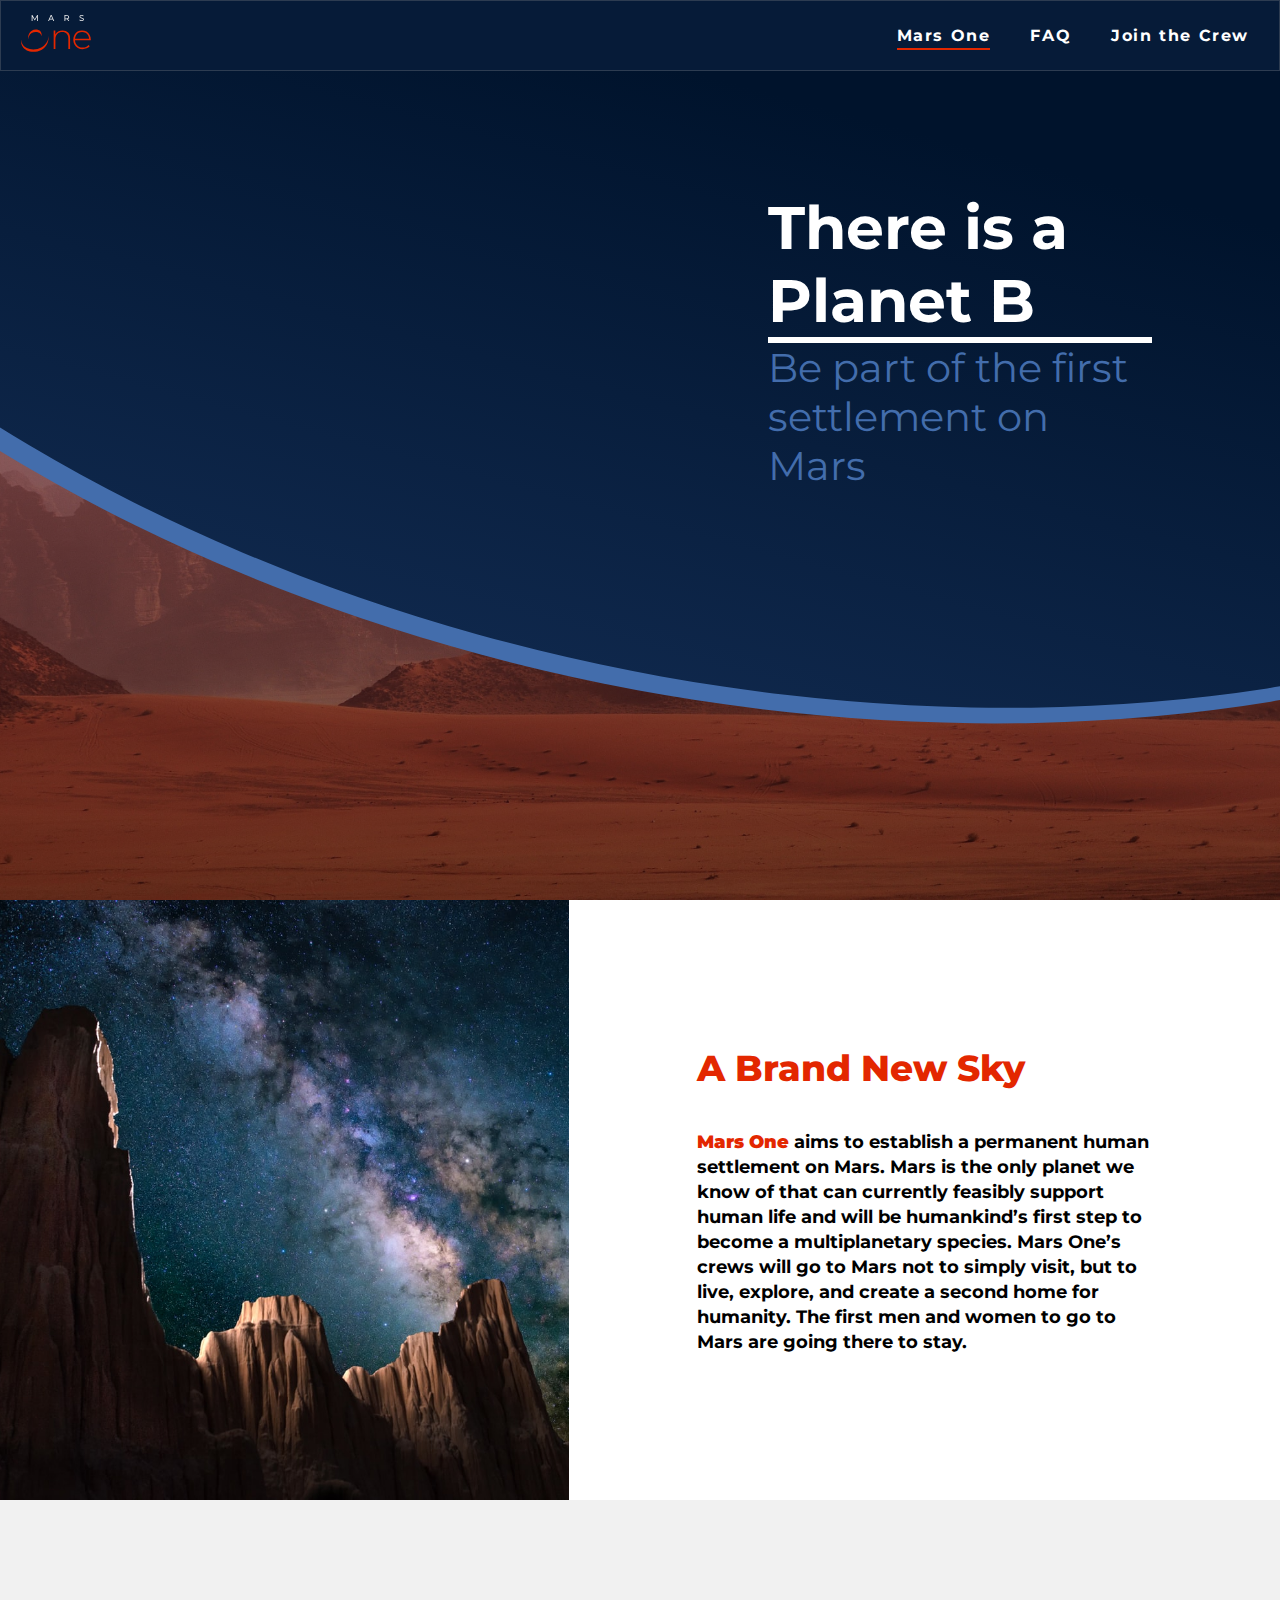
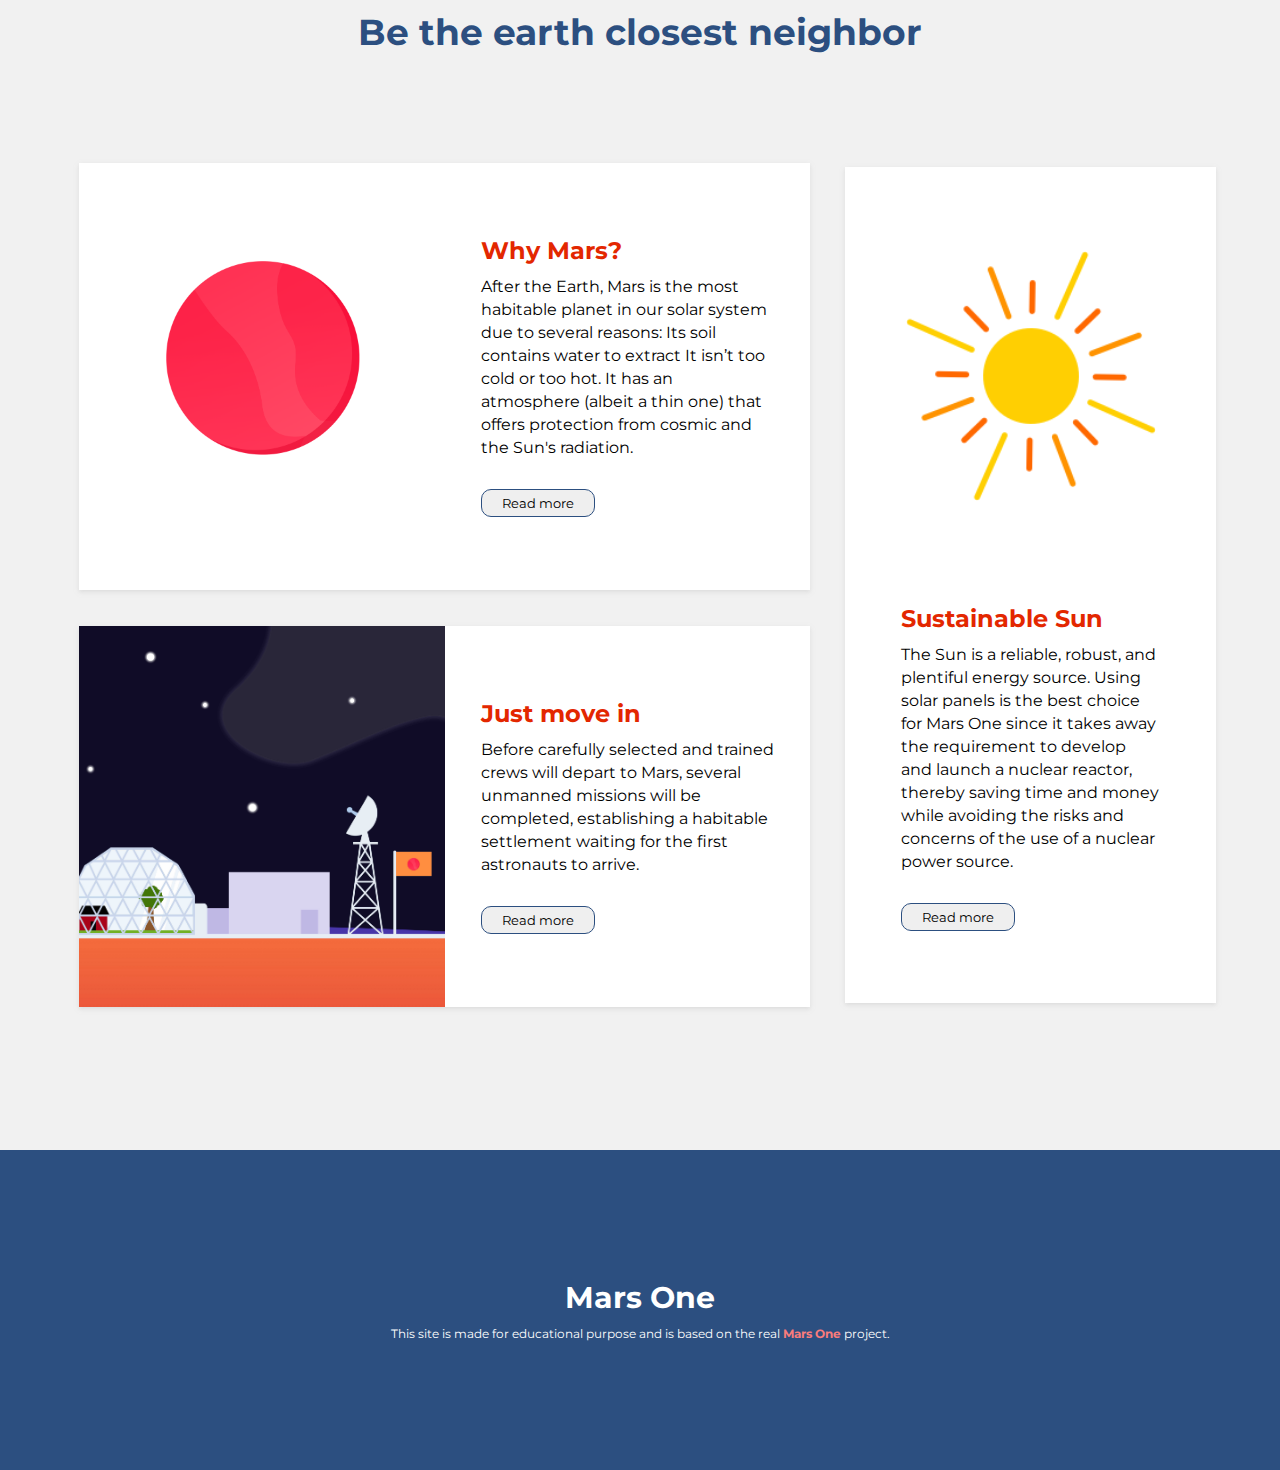
<file: index.html>
<!DOCTYPE html>
<html lang="en">
  <head>
    <meta charset="UTF-8" />
    <meta name="viewport" content="width=device-width, initial-scale=1.0" />
    <meta http-equiv="X-UA-Compatible" content="ie=edge" />
    <link rel="stylesheet" href="./styles/style.css" />
    <title>Mars one</title>
  </head>
  <body>
    <header class="header__home">
      <nav class="top-nav">
        <div class="top-nav__logo-wrapper">
          <img
            src="./images/mars-one-logo-transparent.svg"
            alt="logo"
            class="top-nav__logo"
          />
        </div>
        <ul class="top-nav__menu">
          <li class="top-nav__menu-item">
            <a class="top-nav__link--active" href="index.html">Mars One</a>
          </li>
          <li class="top-nav__menu-item">
            <a class="top-nav__link" href="faq.html">FAQ</a>
          </li>
          <li class="top-nav__menu-item">
            <a class="top-nav__link" href="join.html">Join the Crew</a>
          </li>
        </ul>
      </nav>
      <!-- <div class="header__home-oval"></div> -->

      <div class="header__home-container">
        <h1 class="header__home-title">
          There is a<br />
          Planet B
        </h1>
        <p class="header__home-paragraph">
          Be part of the first settlement on Mars
        </p>
      </div>
    </header>

    <main>
      <section class="top-article">
        <article class="top-article__container">
          <div class="top-article__container-text">
            <h2 class="top-article__container-title">A Brand New Sky</h2>
            <p class="top-article__container-paragraph">
              <strong class="strong-text">Mars One</strong> aims to establish a
              permanent human settlement on Mars. Mars is the only planet we
              know of that can currently feasibly support human life and will be
              humankind’s first step to become a multiplanetary species. Mars
              One’s crews will go to Mars not to simply visit, but to live,
              explore, and create a second home for humanity. The first men and
              women to go to Mars are going there to stay.
            </p>
          </div>
          <div class="top-article__img-wrapper">
            <img
              src="./images/index/photo-1511798616182-aab3698ac53e.jpeg"
              alt="sky at night"
              class="top-article__img"
            />
          </div>
        </article>
      </section>

      <section class="about-mars">
        <h2 class="about-mars__title">Be the earth closest neighbor</h2>
        <div class="about-mars-container">
          <article class="about-mars__article1">
            <div class="about-mars__article1-img-wrapper">
              <img
                src="./images/index/planet-red.png"
                alt="red mars"
                class="about-mars__article1-img"
              />
            </div>
            <div class="about-mars__article1-container">
              <h3 class="about-mars__article-title">Why Mars?</h3>
              <p class="about-mars__article-paragraph">
                After the Earth, Mars is the most habitable planet in our solar
                system due to several reasons: Its soil contains water to
                extract It isn’t too cold or too hot. It has an atmosphere
                (albeit a thin one) that offers protection from cosmic and the
                Sun's radiation.
              </p>
              <button class="read-more-btn">Read more</button>
            </div>
          </article>

          <article class="about-mars__article2">
            <div class="about-mars__article2-img-wrapper">
              <img
                src="./images/index/base.jpg"
                alt="a home on mars"
                class="about-mars__article2-img"
              />
            </div>
            <div class="about-mars__article2-container">
              <h3 class="about-mars__article-title">Just move in</h3>
              <p class="about-mars__article-paragraph">
                Before carefully selected and trained crews will depart to Mars,
                several unmanned missions will be completed, establishing a
                habitable settlement waiting for the first astronauts to arrive.
              </p>
              <button class="read-more-btn">Read more</button>
            </div>
          </article>

          <article class="about-mars__article3">
            <div class="about-mars__article3-img-wrapper">
              <img
                src="./images/index/solar.png"
                alt="the sun"
                class="about-mars__article3-img"
              />
            </div>
            <div class="about-mars__article3-container">
              <h3 class="about-mars__article-title">Sustainable Sun</h3>
              <p class="about-mars__article-paragraph">
                The Sun is a reliable, robust, and plentiful energy source.
                Using solar panels is the best choice for Mars One since it
                takes away the requirement to develop and launch a nuclear
                reactor, thereby saving time and money while avoiding the risks
                and concerns of the use of a nuclear power source.
              </p>
              <button class="read-more-btn">Read more</button>
            </div>
          </article>
        </div>
      </section>
    </main>

    <footer class="footer">
      <div class="footer-container">
        <h4 class="footer-head">Mars One</h4>
        <p class="footer-paragraph">
          This site is made for educational purpose and is based on the real
          <strong class="strong-text-2">Mars One</strong> project.
        </p>
      </div>
    </footer>
  </body>
</html>
</file>
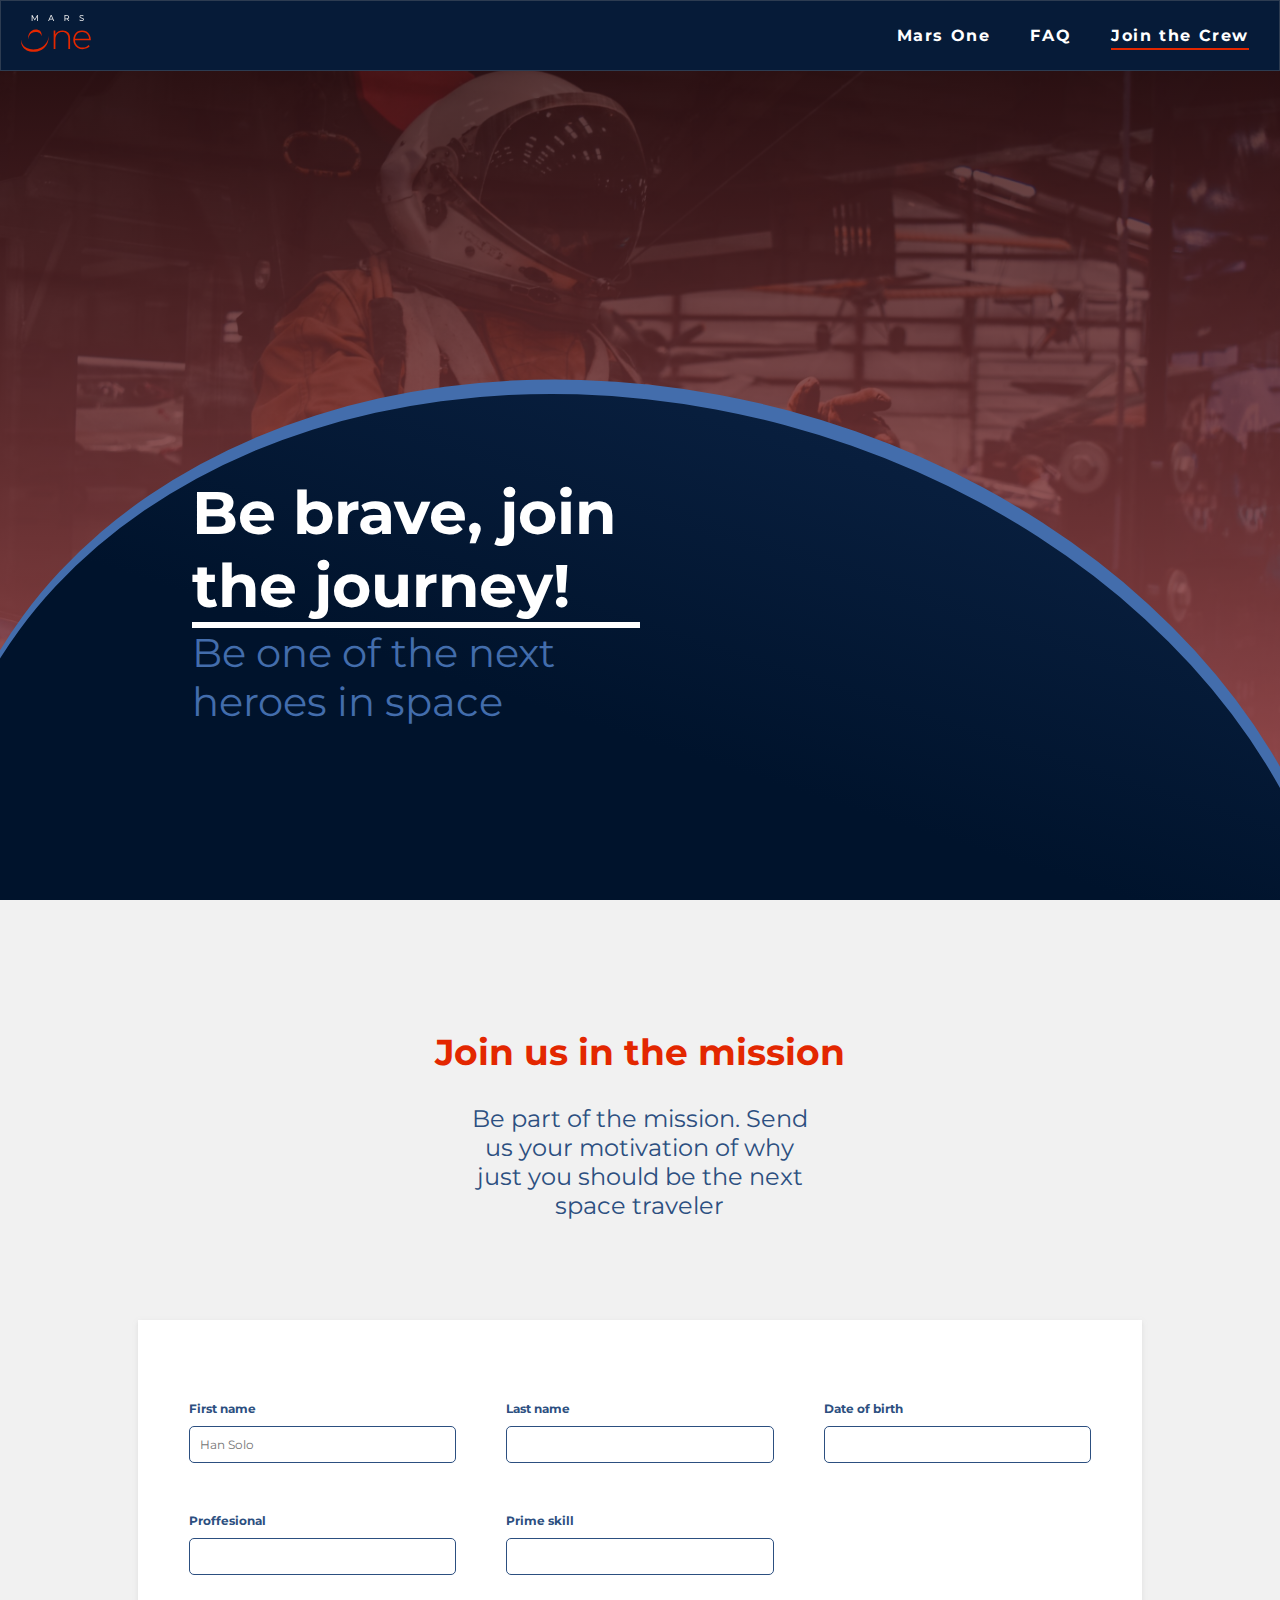
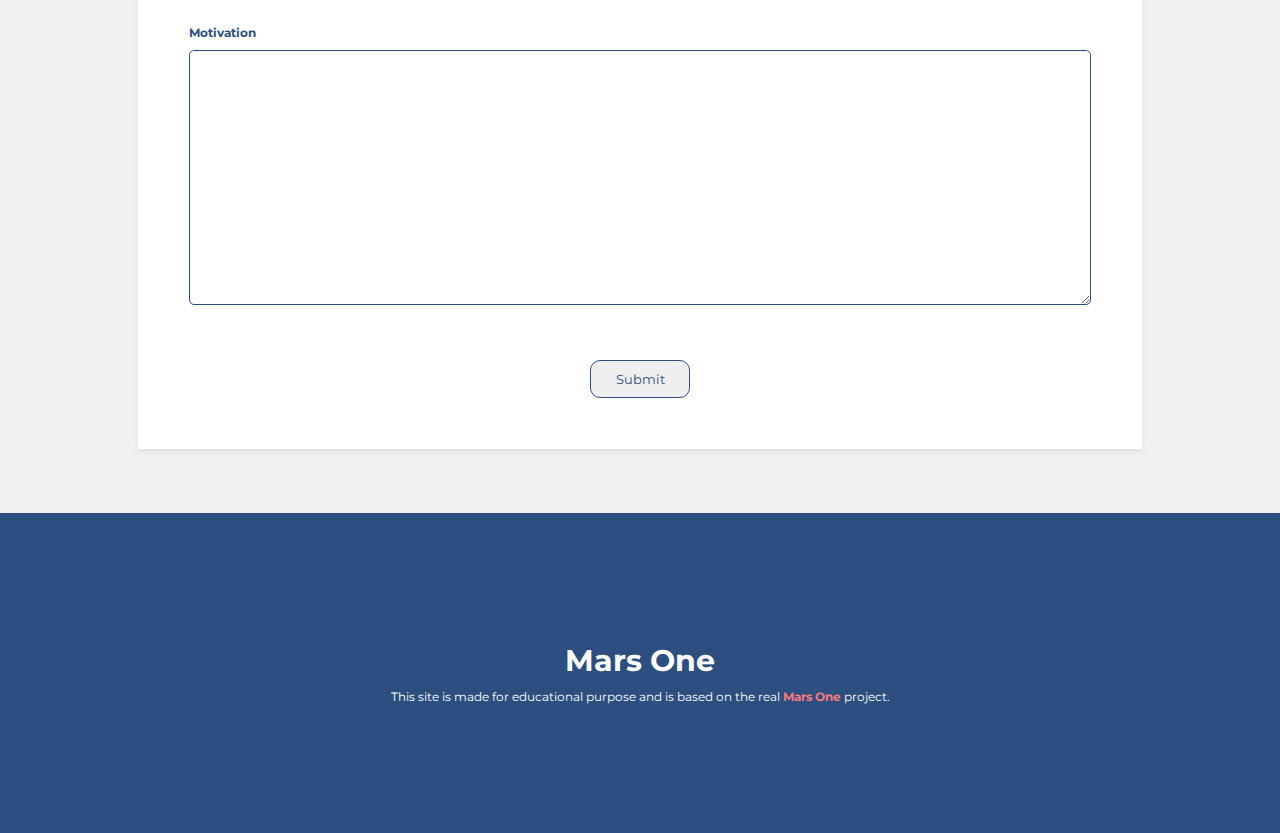
<file: join.html>
<!DOCTYPE html>
<html lang="en">
  <head>
    <meta charset="UTF-8" />
    <meta name="viewport" content="width=device-width, initial-scale=1.0" />
    <meta http-equiv="X-UA-Compatible" content="ie=edge" />
    <link rel="stylesheet" href="./styles/style.css" />
    <title>Join</title>
  </head>

  <body>
    <header class="header__join">
      <nav class="top-nav">
        <div class="top-nav__logo-wrapper">
          <img
            src="./images/mars-one-logo-transparent.svg"
            alt="logo"
            class="top-nav__logo"
          />
        </div>
        <ul class="top-nav__menu">
          <li class="top-nav__menu-item">
            <a class="top-nav__link" href="index.html">Mars One</a>
          </li>
          <li class="top-nav__menu-item">
            <a class="top-nav__link" href="faq.html">FAQ</a>
          </li>
          <li class="top-nav__menu-item">
            <a class="top-nav__link--active" href="join.html">Join the Crew</a>
          </li>
        </ul>
      </nav>

      <div class="header__join-container">
        <h1 class="header__join-title">Be brave, join the journey!</h1>
        <p class="header__join-paragraph">
          Be one of the next heroes in space
        </p>
      </div>
    </header>

    <main>
      <section class="join-section">
        <div class="join-section__container">
          <h2 class="join-section__title">Join us in the mission</h2>
          <p class="join-section__paragraph">
            Be part of the mission. Send us your motivation of why just you
            should be the next space traveler
          </p>
        </div>

        <div class="join__form-container">
          <form
            action="https://formspree.io/mqkkdakr"
            class="join-form"
            method="POST"
          >
            <label for="firstname" class="label label-firstname"
              >First name<br />
              <input
                type="text"
                name="first name"
                id="firstname"
                placeholder="Han Solo"
                required
            /></label>

            <label for="lastname" class="label label-lastname"
              >Last name
              <br />
              <input type="text" name="last name" id="lastname" required
            /></label>
            <label for="dateofbirth" class="label label-date"
              >Date of birth<br />
              <input type="text" name=" date of birth" id="dateofbirth" required
            /></label>
            <label for="professional" class="label label-professional"
              >Proffesional<br />
              <input type="text" name="professional" id="professional" required
            /></label>
            <label for="skill" class="label label-skill"
              >Prime skill<br />
              <input type="text" name="prime skill" id="skill" required
            /></label>
            <label for="motivation" class="label label-motivation"
              >Motivation<br />
              <textarea
                name="text message"
                id="motivation"
                cols="30"
                rows="15"
                required
              ></textarea
            ></label>
            <button type="submit" class="join-form__btn">Submit</button>
          </form>
        </div>
      </section>
    </main>

    <footer class="footer">
      <div class="footer-container">
        <h4 class="footer-head">Mars One</h4>
        <p class="footer-paragraph">
          This site is made for educational purpose and is based on the real
          <strong class="strong-text-2">Mars One</strong> project.
        </p>
      </div>
    </footer>
  </body>
</html>
</file>
<file: styles/style.css>
@import url("https://fonts.googleapis.com/css?family=Montserrat:500,700,800&display=swap");
* {
  -webkit-box-sizing: border-box;
          box-sizing: border-box;
  margin: 0;
  padding: 0;
  font-family: "Montserrat", sans-serif;
}

main {
  width: 100vw;
}

.footer {
  min-height: 200px;
  width: 100vw;
  background: #2c4f80;
  display: -webkit-box;
  display: -ms-flexbox;
  display: flex;
  -webkit-box-orient: vertical;
  -webkit-box-direction: normal;
      -ms-flex-direction: column;
          flex-direction: column;
  -webkit-box-pack: center;
      -ms-flex-pack: center;
          justify-content: center;
  text-align: center;
  -webkit-transition: linear 200ms;
  transition: linear 200ms;
}

@media (min-width: 1000px) {
  .footer {
    min-height: 320px;
  }
}

.footer-container {
  padding: 0% 5% 0% 5%;
}

.footer-head {
  font-size: 20px;
  color: #ffffff;
  padding-bottom: 10px;
  font-weight: 700;
}

@media (min-width: 700px) {
  .footer-head {
    font-size: 30px;
  }
}

.footer-paragraph {
  font-size: 10px;
  color: #ffffff;
}

@media (min-width: 700px) {
  .footer-paragraph {
    font-size: 12px;
  }
}

.strong-text-2 {
  color: #f97c7c;
}

.top-nav {
  min-width: 100vw;
  display: -webkit-box;
  display: -ms-flexbox;
  display: flex;
  -webkit-box-orient: vertical;
  -webkit-box-direction: normal;
      -ms-flex-direction: column;
          flex-direction: column;
  background: #061b38;
  -webkit-box-align: center;
      -ms-flex-align: center;
          align-items: center;
  padding: 20px 0;
  border: 1px solid #97979746;
  z-index: 10;
  -webkit-transition: linear 500ms;
  transition: linear 500ms;
}

@media (min-width: 700px) {
  .top-nav {
    -webkit-box-orient: horizontal;
    -webkit-box-direction: normal;
        -ms-flex-flow: row;
            flex-flow: row;
    padding: 10px;
  }
}

.top-nav__logo-wrapper {
  max-width: 100%;
  max-height: 100%;
  padding-bottom: 10px;
  -webkit-transition: linear 500ms;
  transition: linear 500ms;
}

@media (min-width: 700px) {
  .top-nav__logo-wrapper {
    margin-right: auto;
    margin-left: 10px;
    padding: 0;
  }
}

.top-nav__logo {
  width: 70px;
  height: 45px;
  -o-object-fit: contain;
     object-fit: contain;
}

.top-nav__menu {
  display: -webkit-box;
  display: -ms-flexbox;
  display: flex;
  list-style: none;
}

.top-nav__link {
  text-decoration: none;
  margin: 10px;
  text-align: center;
  color: #ffffff;
  font-weight: bold;
  font-size: 14px;
  letter-spacing: 0.1em;
}

@media (min-width: 700px) {
  .top-nav__link {
    margin: 20px;
    font-size: 16px;
  }
}

.top-nav__link--active {
  text-decoration: none;
  border-bottom: 2px solid #e32700;
  padding: 0;
  margin: 10px;
  color: #ffffff;
  font-weight: bold;
  font-size: 14px;
  letter-spacing: 0.1em;
  padding-bottom: 3px;
}

@media (min-width: 700px) {
  .top-nav__link--active {
    font-size: 16px;
    margin: 20px;
  }
}

.header__home {
  display: -webkit-box;
  display: -ms-flexbox;
  display: flex;
  -webkit-box-orient: vertical;
  -webkit-box-direction: normal;
      -ms-flex-direction: column;
          flex-direction: column;
  background-image: -webkit-gradient(linear, left top, left bottom, from(#c15555af), to(#2402027c)), url("../images/index/hero-1.jpg");
  background-image: linear-gradient(to bottom, #c15555af, #2402027c), url("../images/index/hero-1.jpg");
  min-width: 100vw;
  min-height: 100vh;
  background-size: cover;
  background-repeat: no-repeat;
  background-position: center;
  position: relative;
  overflow: hidden;
}

.header__home::before, .header__home::after {
  content: "";
  display: block;
  height: 200vh;
  width: 200vw;
  background-image: linear-gradient(183deg, #00132c 61%, rgba(13, 37, 73, 0.9));
  -webkit-clip-path: ellipse(50% 45% at 50% 50%);
          clip-path: ellipse(50% 45% at 50% 50%);
  -webkit-transform: rotate(12deg);
          transform: rotate(12deg);
  position: absolute;
  bottom: 10vw;
  left: -40vw;
  -webkit-transition: linear 300ms;
  transition: linear 300ms;
}

.header__home::before {
  -webkit-transform: rotate(11.5deg) translateY(18px);
          transform: rotate(11.5deg) translateY(18px);
  background: #436dac;
  position: absolute;
}

.header__home-container {
  width: 100%;
  padding: 0 10% 0 15%;
  margin-top: 120px;
  z-index: 10;
  -webkit-transition: linear 500ms;
  transition: linear 500ms;
}

@media (min-width: 500px) {
  .header__home-container {
    padding: 0 15% 0 45%;
  }
}

@media (min-width: 1000px) {
  .header__home-container {
    padding: 0 10% 0 60%;
  }
}

.header__home-title {
  border-bottom: 6px solid #ffffff;
  font-size: 40px;
  color: #ffffff;
  -webkit-transition: linear 500ms;
  transition: linear 500ms;
}

@media (min-width: 700px) {
  .header__home-title {
    font-size: 50px;
  }
}

@media (min-width: 1200px) {
  .header__home-title {
    font-size: 60px;
  }
}

.header__home-paragraph {
  font-size: 20px;
  color: #436dac;
  -webkit-transition: linear 500ms;
  transition: linear 500ms;
}

@media (min-width: 700px) {
  .header__home-paragraph {
    font-size: 30px;
  }
}

@media (min-width: 1200px) {
  .header__home-paragraph {
    font-size: 40px;
  }
}

.top-article {
  max-width: 100vw;
}

.top-article__container {
  display: -webkit-box;
  display: -ms-flexbox;
  display: flex;
  -webkit-box-orient: vertical;
  -webkit-box-direction: normal;
      -ms-flex-direction: column;
          flex-direction: column;
  -ms-flex-wrap: wrap-reverse;
      flex-wrap: wrap-reverse;
  -webkit-transition: linear 500ms;
  transition: linear 500ms;
}

@media (min-width: 1200px) {
  .top-article__container {
    -webkit-box-orient: horizontal;
    -webkit-box-direction: reverse;
        -ms-flex-flow: row-reverse;
            flex-flow: row-reverse;
  }
}

.top-article__container-text {
  padding: 15% 10%;
  -webkit-transition: linear 500ms;
  transition: linear 500ms;
}

@media (min-width: 700px) {
  .top-article__container-text {
    padding: 15% 10% 15% 10%;
  }
}

@media (min-width: 1000px) {
  .top-article__container-text {
    width: 100%;
    padding: 10%;
    -ms-flex-item-align: center;
        -ms-grid-row-align: center;
        align-self: center;
  }
}

.top-article__container-title {
  font-size: 26px;
  margin-bottom: 40px;
  font-weight: 800;
  color: #e32700;
}

@media (min-width: 700px) {
  .top-article__container-title {
    font-size: 36px;
  }
}

.top-article__container-paragraph {
  font-size: 16px;
  font-weight: 700;
  line-height: 25px;
}

@media (min-width: 700px) {
  .top-article__container-paragraph {
    font-size: 18px;
  }
}

.top-article__img {
  display: block;
  -o-object-fit: cover;
     object-fit: cover;
  height: 100%;
  width: 100%;
  max-width: 100%;
  max-height: 100%;
  position: absolute;
}

.top-article__img-wrapper {
  width: 100%;
  height: 100%;
  position: relative;
  min-height: 350px;
  -webkit-transition: linear 500ms;
  transition: linear 500ms;
}

@media (min-width: 700px) {
  .top-article__img-wrapper {
    min-height: 600px;
  }
}

@media (min-width: 2000px) {
  .top-article__img-wrapper {
    min-height: 1000px;
  }
}

.strong-text {
  color: #e32700;
}

.about-mars {
  background: #f1f1f1;
}

.about-mars__title {
  text-align: center;
  font-size: 26px;
  padding: 60px 0 30px 0;
  color: #2c4f80;
  -webkit-transition: linear 500ms;
  transition: linear 500ms;
}

@media (min-width: 700px) {
  .about-mars__title {
    font-size: 36px;
    padding-top: 110px;
  }
}

.about-mars-container {
  display: -ms-grid;
  display: grid;
  -ms-grid-columns: 1fr;
      grid-template-columns: 1fr;
  grid-auto-flow: row;
  grid-gap: 20px;
  -webkit-transition: linear 500ms;
  transition: linear 500ms;
}

@media (min-width: 700px) {
  .about-mars-container {
    padding: 10% 0% 10% 0%;
  }
}

@media (min-width: 1000px) {
  .about-mars-container {
    -ms-grid-columns: (1fr)[3];
        grid-template-columns: repeat(3, 1fr);
    padding: 5% 5% 10% 5%;
  }
}

.about-mars__article-title {
  padding-bottom: 10px;
  font-size: 20px;
  color: #e32700;
}

@media (min-width: 700px) {
  .about-mars__article-title {
    font-size: 24px;
  }
}

.about-mars__article-paragraph {
  padding-bottom: 30px;
  font-size: 15px;
  line-height: 23px;
}

@media (min-width: 700px) {
  .about-mars__article-paragraph {
    font-size: 16px;
  }
}

.about-mars__article1 {
  background: #ffffff;
  display: -ms-grid;
  display: grid;
  grid-auto-flow: row;
  margin: 5% 5% 0% 5%;
  -webkit-box-shadow: 0 2px 4px 0 rgba(201, 201, 201, 0.5);
          box-shadow: 0 2px 4px 0 rgba(201, 201, 201, 0.5);
  -webkit-transition: linear 500ms;
  transition: linear 500ms;
}

@media (min-width: 700px) {
  .about-mars__article1 {
    grid-auto-flow: column;
    -ms-grid-columns: (minmax(100px, 1fr))[auto-fit];
        grid-template-columns: repeat(auto-fit, minmax(100px, 1fr));
    margin: 2% 2% 0% 2%;
  }
}

@media (min-width: 1000px) {
  .about-mars__article1 {
    grid-column: span 2;
  }
}

.about-mars__article1-img {
  display: block;
  -o-object-fit: cover;
     object-fit: cover;
  height: 100%;
  width: 100%;
  max-width: 100%;
  max-height: 100%;
  position: absolute;
  padding: 10%;
}

.about-mars__article1-img-wrapper {
  position: relative;
  min-height: 250px;
  min-width: 250px;
  place-self: center;
  margin: 10% 0;
}

@media (min-width: 700px) {
  .about-mars__article1-img-wrapper {
    margin-top: 0%;
  }
}

.about-mars__article1-container {
  padding: 5% 10% 10% 10%;
  -webkit-transition: linear 500ms;
  transition: linear 500ms;
}

@media (min-width: 700px) {
  .about-mars__article1-container {
    padding: 15% 10% 15% 10%;
  }
}

@media (min-width: 1000px) {
  .about-mars__article1-container {
    padding: 20% 10% 20% 10%;
  }
}

.about-mars__article2 {
  background: #ffffff;
  display: -ms-grid;
  display: grid;
  grid-auto-flow: row;
  margin: 5% 5% 0% 5%;
  -webkit-box-shadow: 0 2px 4px 0 rgba(201, 201, 201, 0.5);
          box-shadow: 0 2px 4px 0 rgba(201, 201, 201, 0.5);
  -webkit-transition: linear 500ms;
  transition: linear 500ms;
}

@media (min-width: 700px) {
  .about-mars__article2 {
    grid-auto-flow: column;
    -ms-grid-columns: (minmax(100px, 1fr))[auto-fit];
        grid-template-columns: repeat(auto-fit, minmax(100px, 1fr));
    margin: 2% 2% 0% 2%;
  }
}

@media (min-width: 1000px) {
  .about-mars__article2 {
    grid-column: span 2;
    margin-bottom: 2%;
  }
}

.about-mars__article2-img {
  display: block;
  -o-object-fit: cover;
     object-fit: cover;
  height: 100%;
  width: 100%;
  max-width: 100%;
  max-height: 100%;
  position: absolute;
}

.about-mars__article2-img-wrapper {
  min-width: 300px;
  min-height: 300px;
  position: relative;
}

.about-mars__article2-container {
  padding: 5% 10% 10% 10%;
  -webkit-transition: linear 500ms;
  transition: linear 500ms;
}

@media (min-width: 700px) {
  .about-mars__article2-container {
    padding: 20% 5% 20% 10%;
  }
}

.about-mars__article3 {
  background: #ffffff;
  display: -ms-grid;
  display: grid;
  grid-auto-flow: row;
  margin: 5% 5% 10% 5%;
  -webkit-box-shadow: 0 2px 4px 0 rgba(201, 201, 201, 0.5);
          box-shadow: 0 2px 4px 0 rgba(201, 201, 201, 0.5);
  -webkit-transition: linear 500ms;
  transition: linear 500ms;
}

@media (min-width: 700px) {
  .about-mars__article3 {
    grid-auto-flow: column;
    -ms-grid-columns: (minmax(100px, 1fr))[auto-fit];
        grid-template-columns: repeat(auto-fit, minmax(100px, 1fr));
    margin: 2% 2% 5% 2%;
  }
}

@media (min-width: 1000px) {
  .about-mars__article3 {
    -ms-grid-column: 3;
    grid-column: 3;
    -ms-grid-row: 1;
    -ms-grid-row-span: 2;
    grid-row: 1 / span 2;
    -ms-grid-rows: (minmax(100px, 1fr))[auto-fit];
        grid-template-rows: repeat(auto-fit, minmax(100px, 1fr));
    margin: 5% 0% 5% 0%;
  }
}

.about-mars__article3-img {
  display: block;
  -o-object-fit: cover;
     object-fit: cover;
  height: 100%;
  width: 100%;
  max-width: 100%;
  max-height: 100%;
  position: absolute;
}

.about-mars__article3-img-wrapper {
  position: relative;
  min-height: 250px;
  min-width: 250px;
  place-self: center;
  margin: 10% 0;
}

@media (min-width: 700px) {
  .about-mars__article3-img-wrapper {
    margin: 0;
  }
}

.about-mars__article3-container {
  padding: 5% 10% 10% 10%;
  -webkit-transition: linear 500ms;
  transition: linear 500ms;
}

@media (min-width: 700px) {
  .about-mars__article3-container {
    padding: 15% 10% 15% 10%;
  }
}

@media (min-width: 1000px) {
  .about-mars__article3-container {
    padding: 5% 15% 5% 15%;
  }
}

.read-more-btn, .questions__read-more-btn, .join-form__btn {
  padding: 5px 20px 5px 20px;
  border-radius: 10px;
  border: solid 1px #2c4f80;
}

.header__faq {
  display: -webkit-box;
  display: -ms-flexbox;
  display: flex;
  -webkit-box-orient: vertical;
  -webkit-box-direction: normal;
      -ms-flex-direction: column;
          flex-direction: column;
  background-image: -webkit-gradient(linear, left top, left bottom, color-stop(1%, #c15555aa), to(#240202ad)), url("../images/faq/hero-2.jpg");
  background-image: linear-gradient(to bottom, #c15555aa 1%, #240202ad), url("../images/faq/hero-2.jpg");
  min-width: 100vw;
  min-height: 100vh;
  background-size: cover;
  background-repeat: no-repeat;
  background-position: center;
  position: relative;
  overflow: hidden;
}

.header__faq::before, .header__faq::after {
  content: "";
  display: block;
  height: 200vh;
  width: 200vw;
  background-image: linear-gradient(183deg, #00132c 61%, rgba(13, 37, 73, 0.9));
  -webkit-clip-path: ellipse(50% 45% at 50% 50%);
          clip-path: ellipse(50% 45% at 50% 50%);
  -webkit-transform: rotate(12deg);
          transform: rotate(12deg);
  position: absolute;
  bottom: 10vw;
  left: -40vw;
  -webkit-transition: linear 300ms;
  transition: linear 300ms;
}

.header__faq::before {
  -webkit-transform: rotate(11.5deg) translateY(18px);
          transform: rotate(11.5deg) translateY(18px);
  background: #436dac;
  position: absolute;
}

.header__faq-container {
  width: 100%;
  padding: 0 10% 0 15%;
  margin-top: 120px;
  z-index: 10;
  -webkit-transition: linear 500ms;
  transition: linear 500ms;
}

@media (min-width: 500px) {
  .header__faq-container {
    padding: 0 15% 0 45%;
  }
}

@media (min-width: 1000px) {
  .header__faq-container {
    padding: 0 10% 0 55%;
    margin-top: 150px;
  }
}

.header__faq-title {
  border-bottom: 6px solid #ffffff;
  font-size: 40px;
  color: #ffffff;
  -webkit-transition: linear 500ms;
  transition: linear 500ms;
}

@media (min-width: 700px) {
  .header__faq-title {
    font-size: 50px;
  }
}

@media (min-width: 1200px) {
  .header__faq-title {
    font-size: 60px;
  }
}

.header__faq-paragraph {
  font-size: 20px;
  color: #436dac;
  -webkit-transition: linear 500ms;
  transition: linear 500ms;
}

@media (min-width: 700px) {
  .header__faq-paragraph {
    font-size: 30px;
  }
}

@media (min-width: 1200px) {
  .header__faq-paragraph {
    font-size: 40px;
  }
}

.questions {
  background: #f1f1f1;
}

.questions__title {
  text-align: center;
  font-size: 26px;
  padding: 60px 0 30px 0;
  color: #2c4f80;
  -webkit-transition: linear 500ms;
  transition: linear 500ms;
}

@media (min-width: 700px) {
  .questions__title {
    font-size: 36px;
    padding-top: 80px;
  }
}

@media (min-width: 1000px) {
  .questions__title {
    padding-bottom: 80px;
  }
}

.questions-container {
  display: -ms-grid;
  display: grid;
  -ms-grid-columns: 1fr;
      grid-template-columns: 1fr;
  grid-auto-flow: row;
  grid-gap: 20px;
  -webkit-transition: linear 500ms;
  transition: linear 500ms;
}

@media (min-width: 700px) {
  .questions-container {
    -ms-grid-columns: 1fr 1fr;
        grid-template-columns: 1fr 1fr;
    -ms-grid-rows: (1fr)[2];
        grid-template-rows: repeat(2, 1fr);
  }
}

@media (min-width: 1200px) {
  .questions-container {
    -ms-grid-columns: (1fr)[3];
        grid-template-columns: repeat(3, 1fr);
    grid-gap: 40px;
  }
}

.questions__read-more-btn {
  display: block;
  cursor: pointer;
}

@media (min-width: 700px) {
  .questions__read-more-btn {
    display: none;
  }
}

.questions__article-title {
  padding-top: 30px;
  padding-bottom: 20px;
  font-size: 20px;
  color: #e32700;
  -webkit-transition: linear 500ms;
  transition: linear 500ms;
}

@media (min-width: 700px) {
  .questions__article-title {
    font-size: 24px;
  }
}

.questions__article-paragraph {
  font-size: 15px;
  line-height: 23px;
  -webkit-transition: linear 500ms;
  transition: linear 500ms;
}

@media (min-width: 700px) {
  .questions__article-paragraph {
    font-size: 16px;
  }
}

.questions__article1 {
  background: #ffffff;
  margin: 5% 5% 0% 5%;
  -webkit-box-shadow: 0 2px 4px 0 rgba(201, 201, 201, 0.5);
          box-shadow: 0 2px 4px 0 rgba(201, 201, 201, 0.5);
  -webkit-transition: linear 500ms;
  transition: linear 500ms;
}

@media (min-width: 700px) {
  .questions__article1 {
    grid-column: span 2;
  }
}

@media (min-width: 1200px) {
  .questions__article1 {
    -ms-grid-column: 1;
    grid-column: 1;
    -ms-grid-row: 1;
    -ms-grid-row-span: 2;
    grid-row: 1 / span 2;
    margin: 0;
  }
}

.questions__article1-hide {
  display: none;
}

@media (min-width: 700px) {
  .questions__article1-hide {
    display: block;
  }
}

.questions__article1-container {
  padding: 5% 10% 15% 10%;
  -webkit-transition: linear 500ms;
  transition: linear 500ms;
}

@media (min-width: 1000px) {
  .questions__article1-container {
    padding: 80px 60px 0px 60px;
  }
}

.questions__article2 {
  background: #ffffff;
  margin: 5% 5% 0% 5%;
  -webkit-box-shadow: 0 2px 4px 0 rgba(201, 201, 201, 0.5);
          box-shadow: 0 2px 4px 0 rgba(201, 201, 201, 0.5);
  -webkit-transition: linear 500ms;
  transition: linear 500ms;
}

@media (min-width: 1200px) {
  .questions__article2 {
    -ms-grid-column: 2;
    -ms-grid-column-span: 2;
    grid-column: 2 / span 2;
    margin: 0;
  }
}

.questions__article2-container {
  padding: 5% 10% 15% 10%;
  -webkit-transition: linear 500ms;
  transition: linear 500ms;
}

@media (min-width: 1000px) {
  .questions__article2-container {
    padding: 10%;
  }
}

@media (min-width: 1200px) {
  .questions__article2-container {
    padding: 80px;
  }
}

.questions__article2__list {
  padding: 10% 5%;
  list-style: none;
}

@media (min-width: 700px) {
  .questions__article2__list {
    padding: 5%;
  }
}

.questions__article2__list-item {
  padding: 5px;
  font-weight: bold;
  font-size: 15px;
}

.questions__article2__list-item::before {
  content: "\2022";
  color: red;
  font-weight: bold;
  display: inline-block;
  width: 1em;
  margin-left: -1em;
}

@media (min-width: 700px) {
  .questions__article2__list-item {
    font-size: 16px;
  }
}

.questions__article3 {
  background: #ffffff;
  display: -ms-grid;
  display: grid;
  grid-auto-flow: row;
  -webkit-box-shadow: 0 2px 4px 0 rgba(201, 201, 201, 0.5);
          box-shadow: 0 2px 4px 0 rgba(201, 201, 201, 0.5);
  margin: 5% 5% 15% 5%;
  -webkit-transition: linear 500ms;
  transition: linear 500ms;
}

@media (min-width: 700px) {
  .questions__article3 {
    margin: 5% 5% 0% 5%;
  }
}

@media (min-width: 1200px) {
  .questions__article3 {
    grid-auto-flow: column;
    -ms-grid-columns: minmax(430px, 1fr) 2fr;
        grid-template-columns: minmax(430px, 1fr) 2fr;
    -ms-grid-column: 2;
    -ms-grid-column-span: 2;
    grid-column: 2 / span 2;
    margin: 0;
  }
}

.questions__article3-img {
  display: block;
  -o-object-fit: cover;
     object-fit: cover;
  height: 100%;
  width: 100%;
  max-width: 100%;
  max-height: 100%;
  position: absolute;
  min-height: 300px;
}

@media (min-width: 1200px) {
  .questions__article3-img {
    -ms-grid-column: 2;
    grid-column: 2;
  }
}

.questions__article3-img-wrapper {
  width: 100%;
  height: 100%;
  position: relative;
  min-height: 300px;
  -webkit-transition: linear 500ms;
  transition: linear 500ms;
}

@media (min-width: 1200px) {
  .questions__article3-img-wrapper {
    -ms-grid-column: 2;
    grid-column: 2;
  }
}

.questions__article3-container {
  padding: 5% 10% 15% 10%;
  -webkit-transition: linear 500ms;
  transition: linear 500ms;
}

@media (min-width: 1200px) {
  .questions__article3-container {
    padding: 30% 15% 30% 15%;
  }
}

.questions-travel {
  background: #f1f1f1;
  display: -webkit-box;
  display: -ms-flexbox;
  display: flex;
  -webkit-box-pack: end;
      -ms-flex-pack: end;
          justify-content: flex-end;
  -webkit-box-align: end;
      -ms-flex-align: end;
          align-items: flex-end;
  -webkit-transition: linear 500ms;
  transition: linear 500ms;
}

@media (min-width: 1000px) {
  .questions-travel {
    padding-top: 40px;
  }
}

.questions__article4 {
  width: 100vw;
  background: #ffffff;
  display: -ms-grid;
  display: grid;
  grid-auto-flow: row;
  -webkit-box-shadow: 0 2px 4px 0 rgba(201, 201, 201, 0.5);
          box-shadow: 0 2px 4px 0 rgba(201, 201, 201, 0.5);
  margin: 5% 5% 5% 5%;
  -webkit-transition: linear 500ms;
  transition: linear 500ms;
}

@media (min-width: 1000px) {
  .questions__article4 {
    -ms-grid-columns: 1fr 2fr;
        grid-template-columns: 1fr 2fr;
    margin: 0;
  }
}

.questions__article4-container {
  padding: 5% 10% 15% 10%;
}

.questions__article4-img {
  display: block;
  -o-object-fit: cover;
     object-fit: cover;
  height: 100%;
  width: 100%;
  max-width: 100%;
  max-height: 100%;
  position: absolute;
}

.questions__article4-img-wrapper {
  width: 100%;
  height: 100%;
  position: relative;
  min-height: 290px;
  min-width: 290px;
  background-image: radial-gradient(circle at 50% 39%, #072142, #00132c 101%);
  display: -webkit-box;
  display: -ms-flexbox;
  display: flex;
  -webkit-box-orient: vertical;
  -webkit-box-direction: normal;
      -ms-flex-direction: column;
          flex-direction: column;
  -ms-flex-pack: distribute;
      justify-content: space-around;
  -webkit-box-align: center;
      -ms-flex-align: center;
          align-items: center;
  -webkit-transition: linear 500ms;
  transition: linear 500ms;
}

@media (min-width: 700px) {
  .questions__article4-img-wrapper {
    min-height: 700px;
    min-width: 500px;
  }
}

@media (min-width: 1000px) {
  .questions__article4-img-wrapper {
    min-height: 300px;
    min-width: 300px;
  }
}

.questions__article4-img-wrapper-2 {
  position: relative;
  min-height: 35px;
  min-width: 35px;
  margin-top: -50px;
  -webkit-animation: pulse 1s ease-in-out infinite both;
          animation: pulse 1s ease-in-out infinite both;
}

@media (min-width: 700px) {
  .questions__article4-img-wrapper-2 {
    min-height: 75px;
    min-width: 75px;
  }
}

@media (min-width: 1000px) {
  .questions__article4-img-wrapper-2 {
    min-height: 65px;
    min-width: 65px;
  }
}

.questions__article4-img-wrapper-1 {
  position: relative;
  min-height: 15px;
  min-width: 15px;
  margin-top: -50px;
  -webkit-animation: rotate-planet 10s linear infinite both;
          animation: rotate-planet 10s linear infinite both;
}

@media (min-width: 700px) {
  .questions__article4-img-wrapper-1 {
    min-height: 45px;
    min-width: 45px;
  }
}

@media (min-width: 1000px) {
  .questions__article4-img-wrapper-1 {
    min-height: 35px;
    min-width: 35px;
  }
}

.questions__article4-img-wrapper-3 {
  position: relative;
  min-height: 15px;
  min-width: 15px;
  margin-top: -100px;
  -webkit-animation: rotate-planet 10s linear infinite both;
          animation: rotate-planet 10s linear infinite both;
}

@media (min-width: 700px) {
  .questions__article4-img-wrapper-3 {
    min-height: 45px;
    min-width: 45px;
  }
}

@media (min-width: 1000px) {
  .questions__article4-img-wrapper-3 {
    min-height: 35px;
    min-width: 35px;
  }
}

@-webkit-keyframes pulse {
  0% {
    -webkit-transform: scale(1);
            transform: scale(1);
  }
  50% {
    -webkit-transform: scale(0.9);
            transform: scale(0.9);
  }
  100% {
    -webkit-transform: scale(1);
            transform: scale(1);
  }
}

@keyframes pulse {
  0% {
    -webkit-transform: scale(1);
            transform: scale(1);
  }
  50% {
    -webkit-transform: scale(0.9);
            transform: scale(0.9);
  }
  100% {
    -webkit-transform: scale(1);
            transform: scale(1);
  }
}

@-webkit-keyframes rotate-planet {
  100% {
    -webkit-transform: rotate(360deg);
            transform: rotate(360deg);
  }
}

@keyframes rotate-planet {
  100% {
    -webkit-transform: rotate(360deg);
            transform: rotate(360deg);
  }
}

.header__join {
  display: -webkit-box;
  display: -ms-flexbox;
  display: flex;
  -webkit-box-orient: vertical;
  -webkit-box-direction: normal;
      -ms-flex-direction: column;
          flex-direction: column;
  background-image: -webkit-gradient(linear, left top, left bottom, color-stop(1%, #240202c6), to(#c15555c9)), url("../images/join/hero-3.jpg");
  background-image: linear-gradient(to bottom, #240202c6 1%, #c15555c9), url("../images/join/hero-3.jpg");
  min-width: 100vw;
  min-height: 100vh;
  background-size: cover;
  background-repeat: no-repeat;
  background-position: center;
  position: relative;
  overflow: hidden;
}

.header__join::before, .header__join::after {
  content: "";
  position: absolute;
  display: block;
  width: 200vw;
  height: 200vh;
  background-image: linear-gradient(183deg, #00132c 61%, rgba(13, 37, 73, 0.9));
  -webkit-clip-path: ellipse(28% 31% at 50% 50%);
          clip-path: ellipse(28% 31% at 50% 50%);
  -webkit-transform: rotate(-165deg);
          transform: rotate(-165deg);
  top: 5vw;
  right: -50vw;
  -webkit-transition: linear 400ms;
  transition: linear 400ms;
}

.header__join::before {
  -webkit-transform: rotate(-165deg) translateY(15px);
          transform: rotate(-165deg) translateY(15px);
  background: #436dac;
  position: absolute;
}

.header__join-container {
  width: 100%;
  padding: 0 15% 0 20%;
  margin-top: 40vh;
  margin-left: 6vh;
  z-index: 10;
  -webkit-transition: linear 500ms;
  transition: linear 500ms;
}

@media (min-width: 700px) {
  .header__join-container {
    padding: 0 45% 0 15%;
    margin-top: 60vh;
    margin-left: 10vh;
  }
}

@media (min-width: 1000px) {
  .header__join-container {
    padding: 0 55% 0 10%;
    margin-left: 5vw;
    margin-top: 45vh;
  }
}

.header__join-title {
  border-bottom: 6px solid #ffffff;
  font-size: 40px;
  color: #ffffff;
  -webkit-transition: linear 500ms;
  transition: linear 500ms;
}

@media (min-width: 900px) {
  .header__join-title {
    font-size: 50px;
  }
}

@media (min-width: 1100px) {
  .header__join-title {
    font-size: 60px;
  }
}

.header__join-paragraph {
  font-size: 20px;
  color: #436dac;
  -webkit-transition: linear 500ms;
  transition: linear 500ms;
}

@media (min-width: 900px) {
  .header__join-paragraph {
    font-size: 30px;
  }
}

@media (min-width: 1100px) {
  .header__join-paragraph {
    font-size: 40px;
  }
}

.join-section {
  background: #f1f1f1;
  padding-bottom: 10%;
  -webkit-transition: linear 500ms;
  transition: linear 500ms;
}

@media (min-width: 1000px) {
  .join-section {
    padding: 0% 10% 5% 10%;
  }
}

.join-section__container {
  display: -webkit-box;
  display: -ms-flexbox;
  display: flex;
  -webkit-box-orient: vertical;
  -webkit-box-direction: normal;
      -ms-flex-direction: column;
          flex-direction: column;
  -webkit-box-pack: center;
      -ms-flex-pack: center;
          justify-content: center;
  -webkit-box-align: center;
      -ms-flex-align: center;
          align-items: center;
}

.join-section__title {
  font-size: 26px;
  padding: 60px 0 20px 0;
  color: #e32700;
  -webkit-transition: linear 300ms;
  transition: linear 300ms;
}

@media (min-width: 700px) {
  .join-section__title {
    font-size: 36px;
    padding-top: 80px;
  }
}

@media (min-width: 1000px) {
  .join-section__title {
    padding-top: 130px;
    padding-bottom: 30px;
  }
}

.join-section__paragraph {
  text-align: center;
  max-width: 85%;
  font-size: 16px;
  margin-bottom: 40px;
  color: #2c4f80;
  -webkit-transition: linear 500ms;
  transition: linear 500ms;
}

@media (min-width: 700px) {
  .join-section__paragraph {
    max-width: 50%;
    font-size: 18px;
  }
}

@media (min-width: 1000px) {
  .join-section__paragraph {
    max-width: 35%;
    font-size: 24px;
    margin-bottom: 100px;
  }
}

.join__form-container {
  background: #ffffff;
  padding: 10%;
  -webkit-box-shadow: 0 2px 4px 0 rgba(201, 201, 201, 0.5);
          box-shadow: 0 2px 4px 0 rgba(201, 201, 201, 0.5);
  margin: 0 10px;
  -webkit-transition: linear 500ms;
  transition: linear 500ms;
}

@media (min-width: 1000px) {
  .join__form-container {
    padding: 5%;
  }
}

form {
  display: -ms-grid;
  display: grid;
  grid-auto-flow: row;
  -ms-grid-columns: 1fr;
      grid-template-columns: 1fr;
  font-family: "Montserrat", sans-serif;
  font-weight: bold;
  grid-column-gap: 50px;
  -webkit-transition: linear 500ms;
  transition: linear 500ms;
}

@media (min-width: 700px) {
  form {
    -ms-grid-columns: (1fr)[2];
        grid-template-columns: repeat(2, 1fr);
  }
}

@media (min-width: 1000px) {
  form {
    -ms-grid-columns: (1fr)[3];
        grid-template-columns: repeat(3, 1fr);
  }
}

.label {
  padding-top: 30px;
  font-size: 12px;
  color: #2c4f80;
}

@media (min-width: 700px) {
  .label {
    padding-bottom: 20px;
  }
}

@media (min-width: 700px) {
  .label-motivation {
    -ms-grid-row: 5;
    -ms-grid-row-span: 2;
    grid-row: 5 / span 2;
    grid-column: span 2;
  }
}

@media (min-width: 1000px) {
  .label-motivation {
    grid-row: span 3;
    grid-column: span 3;
  }
}

input {
  border-radius: 5px;
  border: 1px solid #2c4f80;
  min-height: 35px;
  width: 250px;
  font-size: 12px;
  margin-top: 10px;
  padding: 10px;
  -webkit-transition: linear 300ms;
  transition: linear 300ms;
}

@media (min-width: 1000px) {
  input {
    width: 100%;
  }
}

textarea {
  width: 250px;
  border-radius: 5px;
  border: 1px solid #2c4f80;
  font-size: 12px;
  margin-top: 10px;
  -webkit-transition: linear 300ms;
  transition: linear 300ms;
}

@media (min-width: 700px) {
  textarea {
    width: 100%;
    height: 100%;
  }
}

.join-form__btn {
  width: 100px;
  margin-top: 50px;
  place-self: center;
  padding: 10px;
  color: #2c4f80;
  cursor: pointer;
  -webkit-transition: linear 300ms;
  transition: linear 300ms;
}

@media (min-width: 700px) {
  .join-form__btn {
    grid-column: span 2;
    -ms-grid-row: 8;
    grid-row: 8;
  }
}

@media (min-width: 1000px) {
  .join-form__btn {
    grid-column: span 3;
    margin-top: 60px;
  }
}
/*# sourceMappingURL=style.css.map */
</file>
